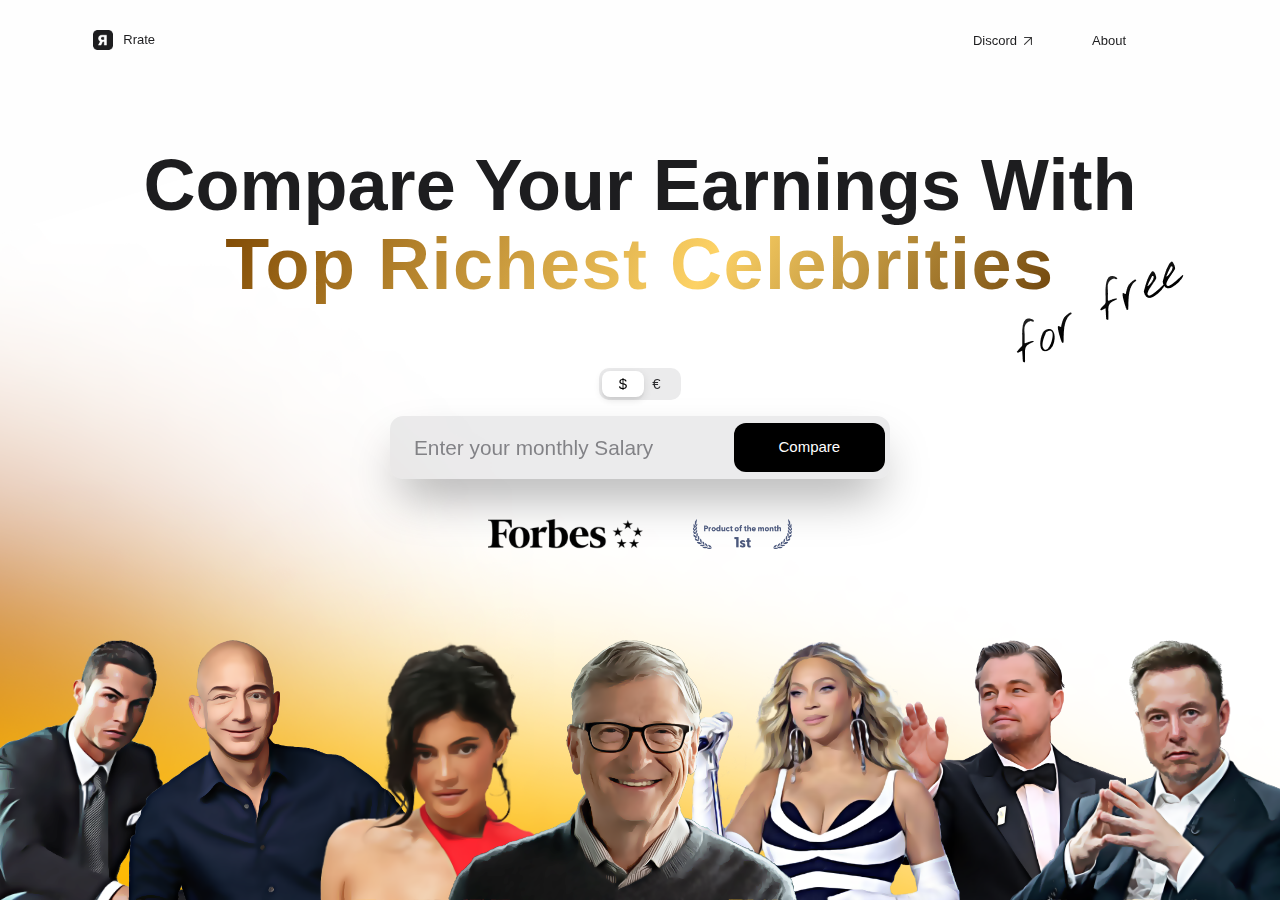
<file: index.html>
<!DOCTYPE html>
<html lang="en">
  <head>
    <meta charset="UTF-8" />
    <meta name="viewport" content="width=device-width, initial-scale=1.0" />
    <title>Rrate</title>
    <link
      rel="shortcut icon"
      href="/images/logoblack.ico"
      type="image/x-icon"
    />
    <link rel="stylesheet" href="css/reset.css" />
    <link rel="stylesheet" href="css/style.css" />

    <!-- Google tag (gtag.js) -->
    <script
      async
      src="https://www.googletagmanager.com/gtag/js?id=G-T7E23MRMSX"
    ></script>
    <script>
      window.dataLayer = window.dataLayer || [];
      function gtag() {
        dataLayer.push(arguments);
      }
      gtag("js", new Date());

      gtag("config", "G-T7E23MRMSX");
    </script>
  </head>
  <body>
    <header class="container">
      <div class="logo-container">
        <img src="images/logoblack.png" alt="logo of Rrate black" />
        <h3 class="site-title">Rrate</h3>
      </div>

      <nav class="navbar">
        <a href="#discord"
          >Discord <img src="images/arrowicon.svg" alt="icon arrow black"
        /></a>
        <a href="#about">About</a>
      </nav>
      <div class="background-nav"></div>

      <div class="menu-icon">
        <div class="menu-bar"></div>
      </div>
    </header>
	
	<!--<img class="forfree" src="images/forfree.png" alt="handwritten free label" />-->
    <div class="container main-content">
      <h1 class="maintitle semibold">
        Compare Your Earnings With<span class="semibold main-title gold">
          <br />
          Top Richest Celebrities</span
        >
      </h1>
      <label class="switch">
        <span class="currency-symbol">$</span>
        <input type="checkbox" id="currency-check-box" />
        <span class="slider round"></span>
        <span class="currency-symbol">€</span>
      </label>
      <div class="salary-input-container">
        <input
          type="text"
          id="salary"
          placeholder="Enter your monthly Salary"
          aria-label="Enter your monthly Salary"
        />
        <button id="button-compare">Compare</button>
      </div>
    </div>

    <div class="badge-wrapper container">
      <img src="images/forbes-badge.png" alt="badge of forbes" />
      <img src="images/hunt-badge.png" alt="badge of product hunt" />
    </div>

    <div class="gradient">
      <img src="images/gradient2.png" alt="gradient background" />
    </div>

    <div class="all-stars">
      <img src="images/ronaldo.png" alt="ronaldo" />
      <img src="images/bezos.png" alt="bezos" />
      <img src="images/jenner.png" alt="jenner" />
      <img src="images/gate.png" alt="bill gate" />
      <img src="images/beyonce.png" alt="beyonce" />
      <img src="images/dicap.png" alt="dicaprio" />
      <img src="images/musk.png" alt="musk" />
    </div>
  </body>
  <script src="js/landing.js"></script>
</html>
</file>
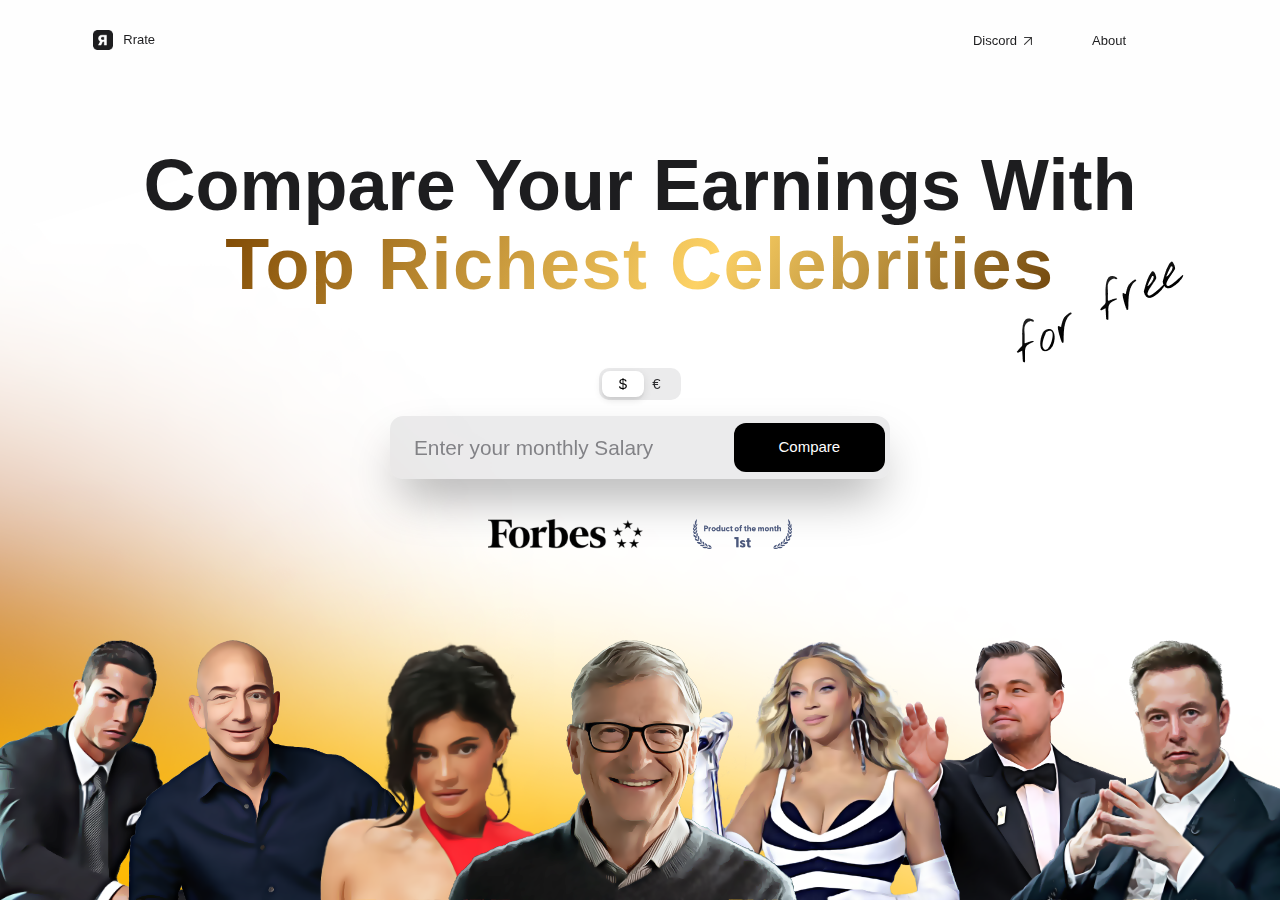
<file: landing.html>
<!DOCTYPE html>
<html lang="en">
<head>
	<meta charset="UTF-8">
	<meta name="viewport" content="width=device-width, initial-scale=1.0">
	<title>Rrate</title>
	<link rel="shortcut icon" href="/images/logoblack.ico" type="image/x-icon">
	<link rel="stylesheet" href="css/reset.css">
	<link rel="stylesheet" href="css/style.css">
</head>
<body>

	<header class="container">
		<div class="logo-container">
			<img src="images/logoblack.png" alt="logo of Rrate black">
			<h3 class="site-title">Rrate</h3>
		</div>
		
		<nav class="navbar">
			<a href="#discord">Discord <img src="images/arrowicon.svg" alt="icon arrow black"></a>
			<a href="#about">About</a>
		</nav>
		<div class="background-nav"></div>
		
		<div class="menu-icon">
			<div class="menu-bar"></div>
		</div>
	</header>


	<div class="container main-content">
		<h1 class="maintitle semibold">Compare Your Earnings With<span class="semibold main-title gold"> <br> Top Richest Celebrities</span></h1>
		<label class="switch">
			<span class="currency-symbol">$</span>
			<input type="checkbox" id="currency-check-box">
			<span class="slider round"></span>
			<span class="currency-symbol">€</span>
		</label>
		<div class="salary-input-container">
			<input type="text" id="salary" placeholder="Enter your monthly Salary" aria-label="Enter your monthly Salary">
			<button id="button-compare">Compare</button>
		</div>
	</div>

	<div class="badge-wrapper container">
		<img src="images/forbes-badge.png" alt="badge of forbes">
		<img src="images/hunt-badge.png" alt="badge of product hunt">
	</div>
	
	<div class="gradient">
		<img src="images/gradient2.png" alt="gradient background">
	</div>

	<div class="all-stars">
		<img src="images/ronaldo.png" alt="ronaldo">
		<img src="images/bezos.png" alt="bezos">
		<img src="images/jenner.png" alt="jenner">
		<img src="images/gate.png" alt="bill gate">
		<img src="images/beyonce.png" alt="beyonce">
		<img src="images/dicap.png" alt="dicaprio">
		<img src="images/musk.png" alt="musk">
	</div>

</body>
	<script src="js/landing.js"></script>
</html>
</file>
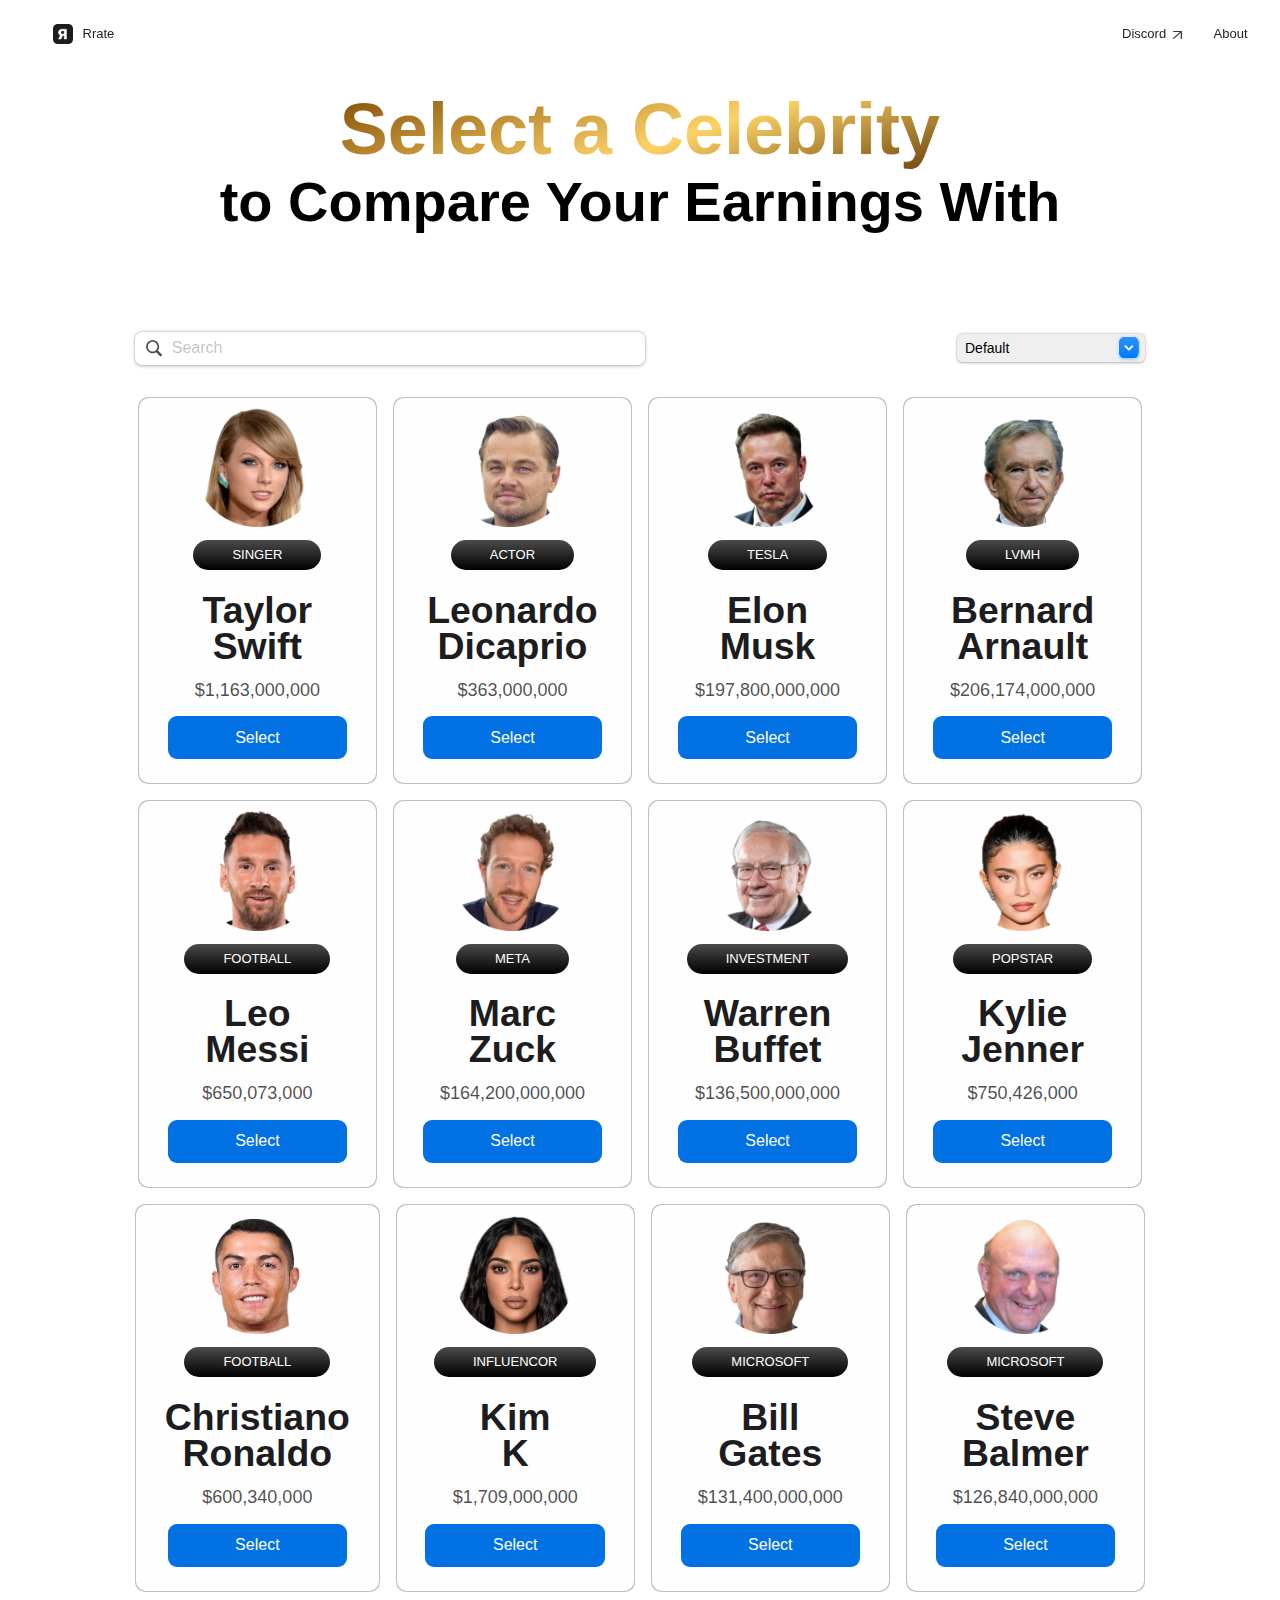
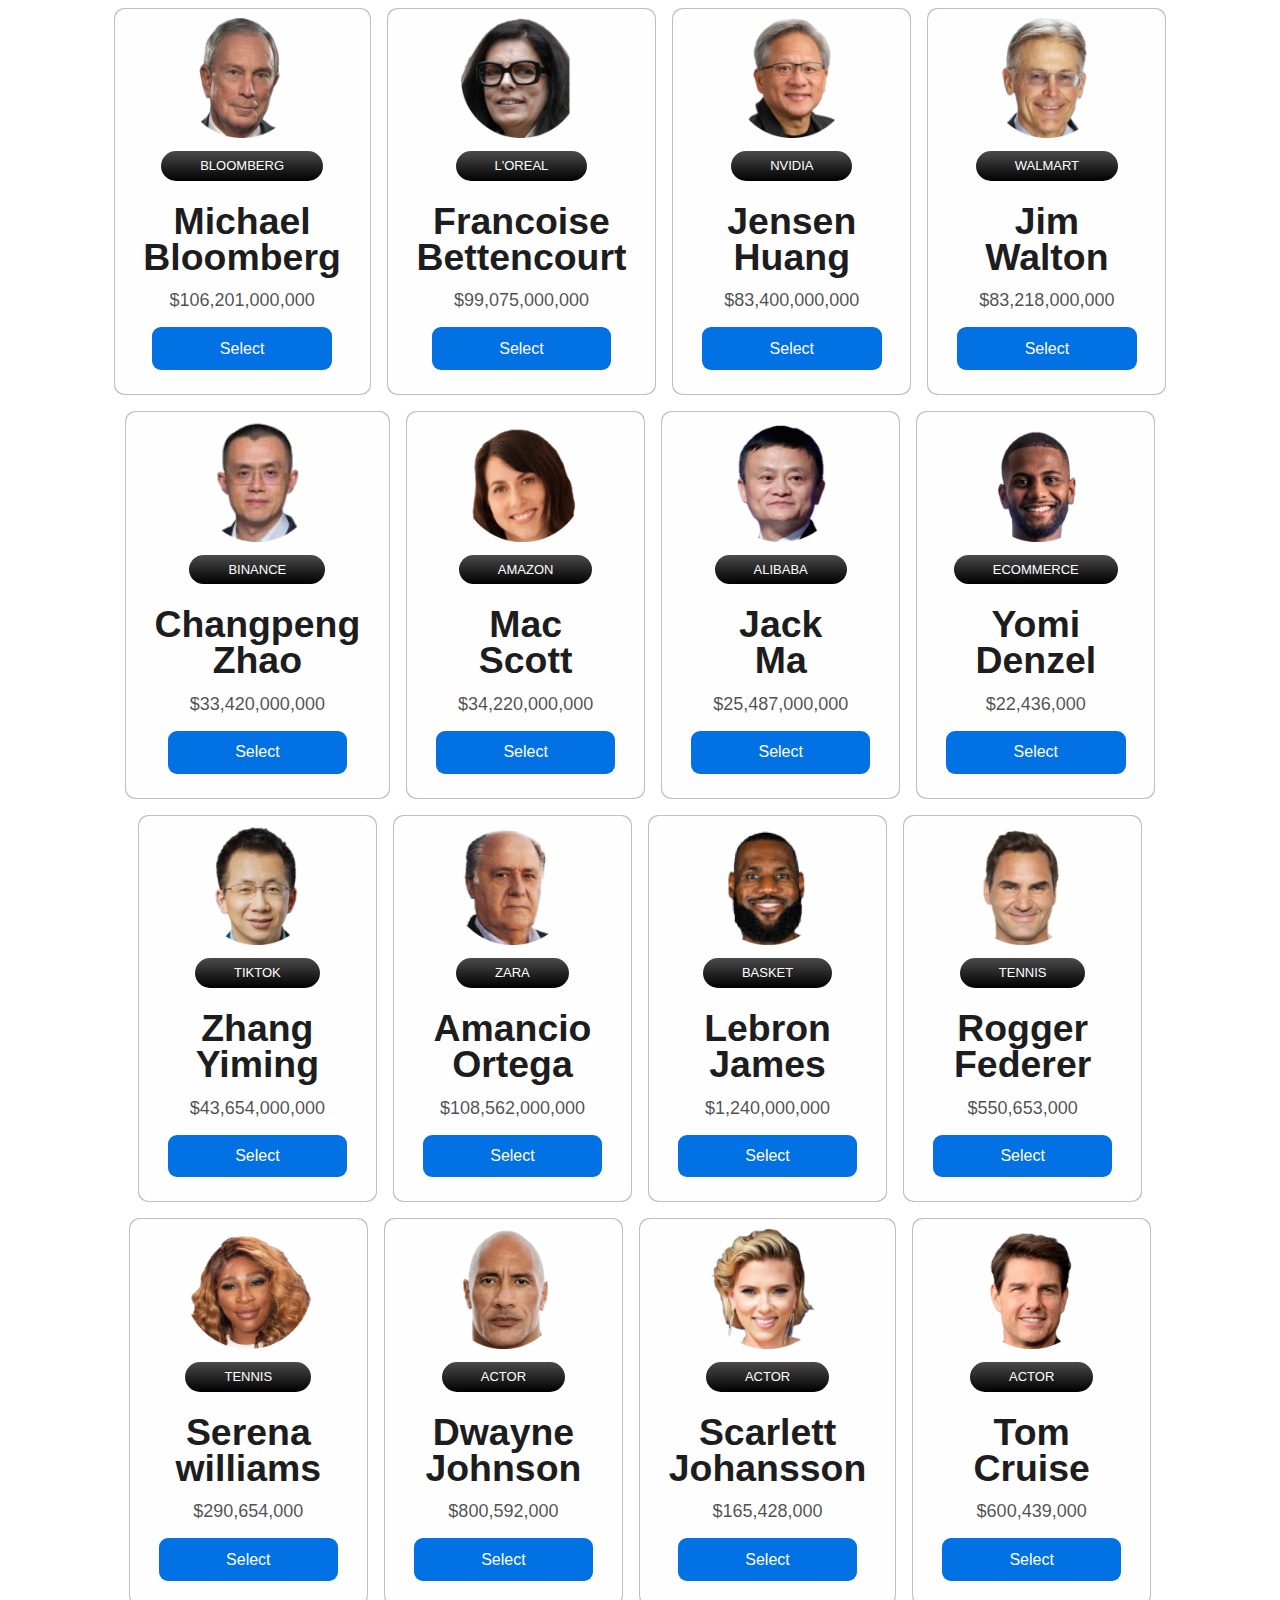
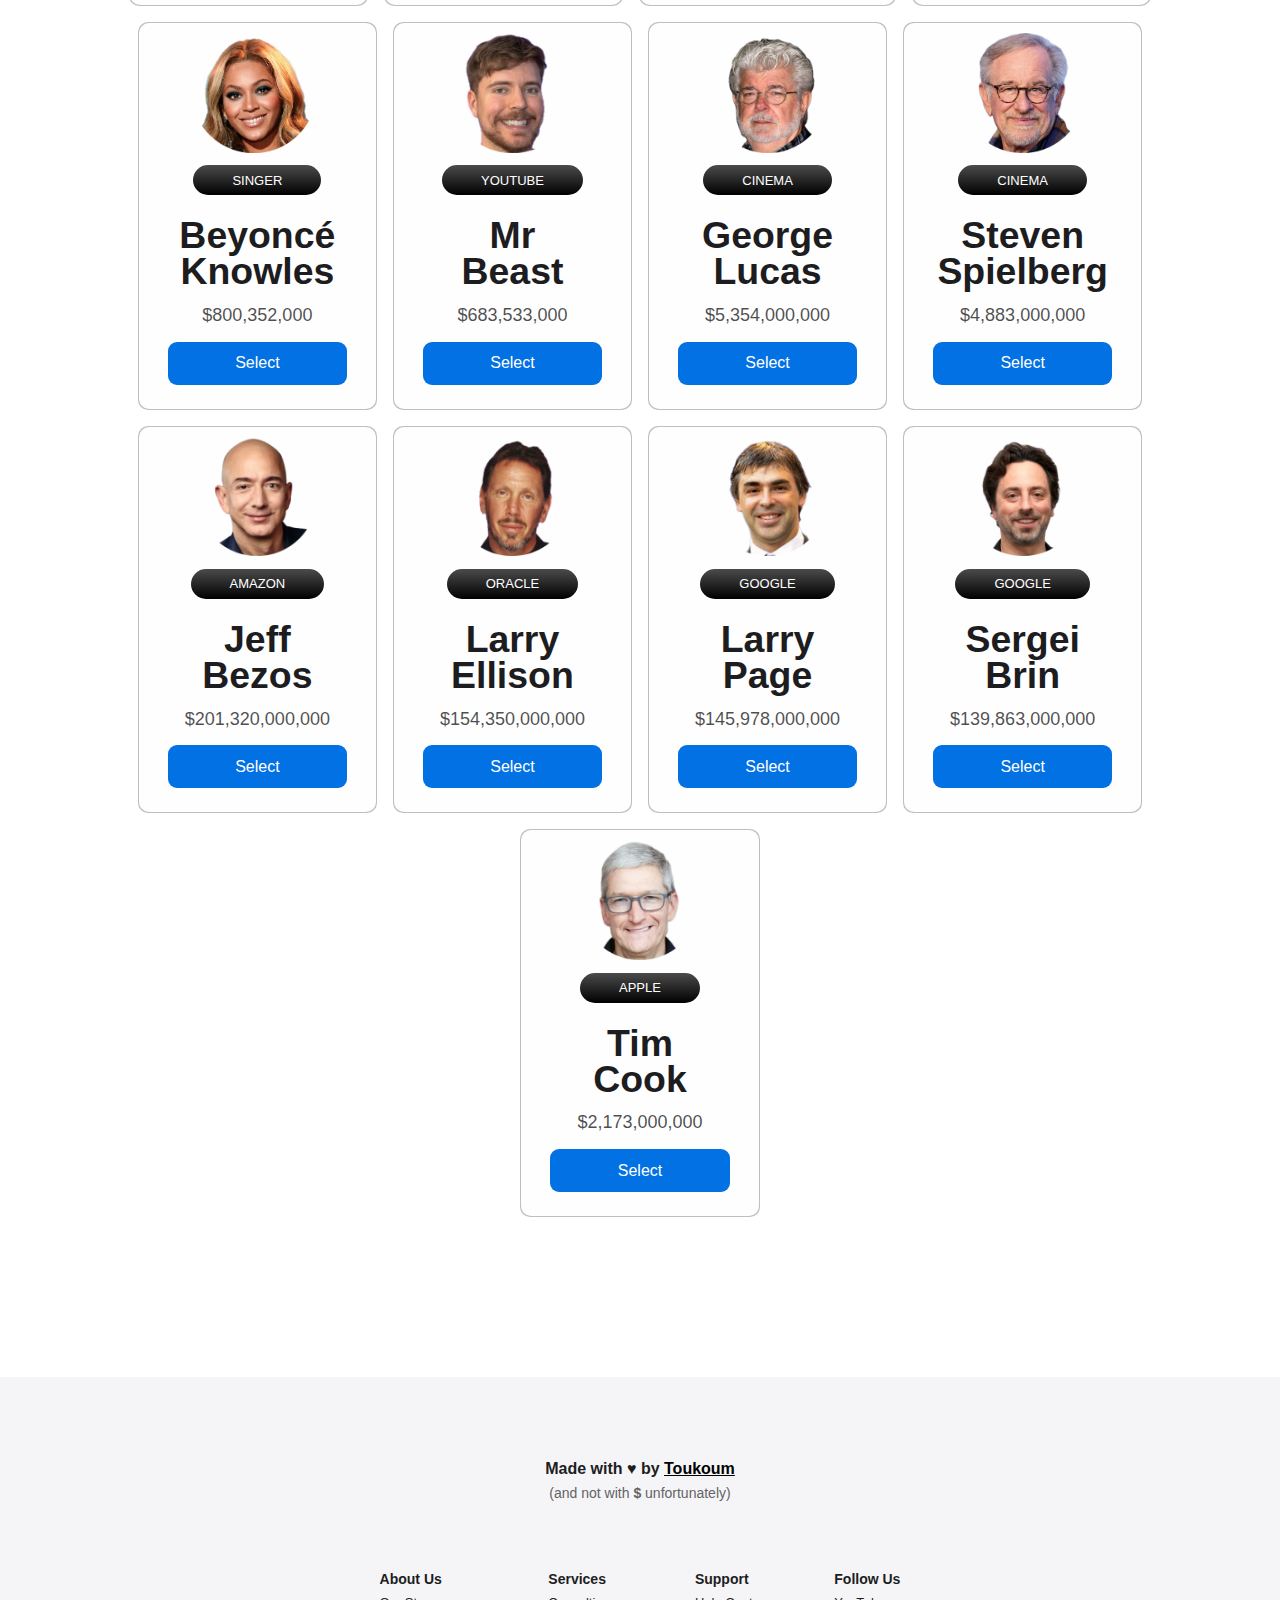
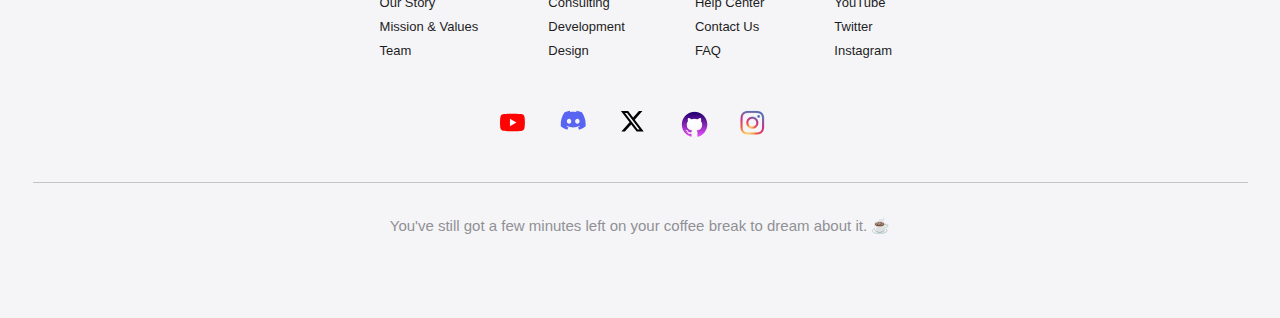
<file: pages/selection.html>
<!DOCTYPE html>
<html lang="en">
  <head>
    <meta charset="UTF-8" />
    <meta name="viewport" content="width=device-width, initial-scale=1.0" />
    <title>Rrate</title>
    <link
      rel="shortcut icon"
      href="../images/logoblack.ico"
      type="image/x-icon"
    />
    <link rel="stylesheet" href="../css/reset.css" />
    <link rel="stylesheet" href="../css/style-selection.css" />
    <link rel="stylesheet" href="../css/header.css" />
    <link rel="stylesheet" href="../css/style-footer.css" />

    <!-- Google tag (gtag.js) -->
    <script
      async
      src="https://www.googletagmanager.com/gtag/js?id=G-T7E23MRMSX"
    ></script>
    <script>
      window.dataLayer = window.dataLayer || [];
      function gtag() {
        dataLayer.push(arguments);
      }
      gtag("js", new Date());

      gtag("config", "G-T7E23MRMSX");
    </script>
  </head>
  <body>
    <header>
      <div class="container header-container">
        <a href="../index.html">
          <div class="logo-container">
            <img src="../images/logoblack.png" alt="logo of Rrate black" />
            <h3 class="site-title">Rrate</h3>
          </div>
        </a>

        <nav class="navbar">
          <a href="#discord"
            >Discord <img src="../images/arrowicon.svg" alt="icon arrow black"
          /></a>
          <a href="#about">About</a>
        </nav>

        <div class="menu-icon">
          <div class="menu-bar"></div>
        </div>
      </div>
    </header>
    <div class="background-nav"></div>

    <section class="main-title container">
      <h1 class="maintitle semibold">
        <span class="select-title gold2"> Select a Celebrity</span> <br />
        to Compare Your Earnings With
      </h1>
    </section>

    <section class="search-sort-container container2">
      <input class="normal" type="text" id="search-box" placeholder="Search" />
      <div class="select-wrapper">
        <select id="sort-select">
          <option value="normal">Default</option>
          <option value="high-to-low">Net Worth: High to Low</option>
          <option value="low-to-high">Net Worth: Low to High</option>
          <!-- Plus d'options de tri si nécessaire -->
        </select>
      </div>
    </section>

    <section class="cards container">
      <a href="result.html" class="link-result-page">
        <div class="card-wrapper">
          <article class="card">
            <div class="card-image">
              <img src="../images/profil/swift.png" alt="swift.png profil" />
            </div>
            <div class="card-content">
              <div class="category">Singer</div>
              <h3 class="name semibold">Taylor<br />Swift</h3>
              <p class="net-worth normal">$1,163,000,000</p>
              <button class="select-button">Select</button>
            </div>
          </article>
        </div>
      </a>
    
	  <a href="result.html" class="link-result-page">
        <div class="card-wrapper">
          <article class="card">
            <div class="card-image">
              <img src="../images/profil/dicap.png" alt="dicap profil" />
            </div>
            <div class="card-content">
              <div class="category">Actor</div>
              <h3 class="name semibold">Leonardo<br />Dicaprio</h3>
              <p class="net-worth normal">$363,000,000</p>
              <button class="select-button">Select</button>
            </div>
          </article>
        </div>
      </a>

      <a href="result.html" class="link-result-page">
        <div class="card-wrapper">
          <article class="card">
            <div class="card-image">
              <img src="../images/profil/musk.png" alt="musk profil" />
            </div>
            <div class="card-content">
              <div class="category">Tesla</div>
              <h3 class="name semibold">Elon<br />Musk</h3>
              <p class="net-worth normal">$197,800,000,000</p>
              <button class="select-button">Select</button>
            </div>
          </article>
        </div>
      </a>

      <a href="result.html" class="link-result-page">
        <div class="card-wrapper">
          <article class="card">
            <div class="card-image">
              <img src="../images/profil/arnault.png" alt="arnault profil" />
            </div>
            <div class="card-content">
              <div class="category">LVMH</div>
              <h3 class="name semibold">Bernard<br />Arnault</h3>
              <p class="net-worth normal">$206,174,000,000</p>
              <button class="select-button">Select</button>
            </div>
          </article>
        </div>
      </a>

      <a href="result.html" class="link-result-page">
        <div class="card-wrapper">
          <article class="card">
            <div class="card-image">
              <img src="../images/profil/messi.png" alt="messi.png profil" />
            </div>
            <div class="card-content">
              <div class="category">Football</div>
              <h3 class="name semibold">Leo<br />Messi</h3>
              <p class="net-worth normal">$650,073,000</p>
              <button class="select-button">Select</button>
            </div>
          </article>
        </div>
      </a>

      <a href="result.html" class="link-result-page">
        <div class="card-wrapper">
          <article class="card">
            <div class="card-image">
              <img src="../images/profil/zuck.png" alt="zuck.png profil" />
            </div>
            <div class="card-content">
              <div class="category">META</div>
              <h3 class="name semibold">Marc<br />Zuck</h3>
              <p class="net-worth normal">$164,200,000,000</p>
              <button class="select-button">Select</button>
            </div>
          </article>
        </div>
      </a>

      <a href="result.html" class="link-result-page">
        <div class="card-wrapper">
          <article class="card">
            <div class="card-image">
              <img src="../images/profil/buffet.png" alt="buffet profil" />
            </div>
            <div class="card-content">
              <div class="category">Investment</div>
              <h3 class="name semibold">Warren<br />Buffet</h3>
              <p class="net-worth normal">$136,500,000,000</p>
              <button class="select-button">Select</button>
            </div>
          </article>
        </div>
      </a>

      <a href="result.html" class="link-result-page">
        <div class="card-wrapper">
          <article class="card">
            <div class="card-image">
              <img src="../images/profil/jenner.png" alt="jenner.png profil" />
            </div>
            <div class="card-content">
              <div class="category">PopStar</div>
              <h3 class="name semibold">Kylie<br />Jenner</h3>
              <p class="net-worth normal">$750,426,000</p>
              <button class="select-button">Select</button>
            </div>
          </article>
        </div>
      </a>

      <a href="result.html" class="link-result-page">
        <div class="card-wrapper">
          <article class="card">
            <div class="card-image">
              <img
                src="../images/profil/ronaldo.png"
                alt="ronaldo.png profil"
              />
            </div>
            <div class="card-content">
              <div class="category">Football</div>
              <h3 class="name semibold">Christiano<br />Ronaldo</h3>
              <p class="net-worth normal">$600,340,000</p>
              <button class="select-button">Select</button>
            </div>
          </article>
        </div>
      </a>

      <a href="result.html" class="link-result-page">
        <div class="card-wrapper">
          <article class="card">
            <div class="card-image">
              <img src="../images/profil/kimk.png" alt="kimk.png profil" />
            </div>
            <div class="card-content">
              <div class="category">Influencor</div>
              <h3 class="name semibold">Kim<br />K</h3>
              <p class="net-worth normal">$1,709,000,000</p>
              <button class="select-button">Select</button>
            </div>
          </article>
        </div>
      </a>

      <a href="result.html" class="link-result-page">
        <div class="card-wrapper">
          <article class="card">
            <div class="card-image">
              <img src="../images/profil/gate.png" alt="gate.png profil" />
            </div>
            <div class="card-content">
              <div class="category">Microsoft</div>
              <h3 class="name semibold">Bill<br />Gates</h3>
              <p class="net-worth normal">$131,400,000,000</p>
              <button class="select-button">Select</button>
            </div>
          </article>
        </div>
      </a>

      <a href="result.html" class="link-result-page">
        <div class="card-wrapper">
          <article class="card">
            <div class="card-image">
              <img
                src="../images/profil/ballmer.png"
                alt="ballmer.png profil"
              />
            </div>
            <div class="card-content">
              <div class="category">Microsoft</div>
              <h3 class="name semibold">Steve<br />Balmer</h3>
              <p class="net-worth normal">$126,840,000,000</p>
              <button class="select-button">Select</button>
            </div>
          </article>
        </div>
      </a>

      <a href="result.html" class="link-result-page">
        <div class="card-wrapper">
          <article class="card">
            <div class="card-image">
              <img
                src="../images/profil/bloomberg.png"
                alt="bloomberg.png profil"
              />
            </div>
            <div class="card-content">
              <div class="category">bloomberg</div>
              <h3 class="name semibold">Michael<br />Bloomberg</h3>
              <p class="net-worth normal">$106,201,000,000</p>
              <button class="select-button">Select</button>
            </div>
          </article>
        </div>
      </a>

      <a href="result.html" class="link-result-page">
        <div class="card-wrapper">
          <article class="card">
            <div class="card-image">
              <img
                src="../images/profil/bettencourt.png"
                alt="bettencourt profil"
              />
            </div>
            <div class="card-content">
              <div class="category">l'OREAL</div>
              <h3 class="name semibold">Francoise<br />Bettencourt</h3>
              <p class="net-worth normal">$99,075,000,000</p>
              <button class="select-button">Select</button>
            </div>
          </article>
        </div>
      </a>

      <a href="result.html" class="link-result-page">
        <div class="card-wrapper">
          <article class="card">
            <div class="card-image">
              <img src="../images/profil/jensen.png" alt="jensen.png profil" />
            </div>
            <div class="card-content">
              <div class="category">NVIDIA</div>
              <h3 class="name semibold">Jensen<br />Huang</h3>
              <p class="net-worth normal">$83,400,000,000</p>
              <button class="select-button">Select</button>
            </div>
          </article>
        </div>
      </a>

      <a href="result.html" class="link-result-page">
        <div class="card-wrapper">
          <article class="card">
            <div class="card-image">
              <img
                src="../images/profil/walmart.png"
                alt="walmart.png profil"
              />
            </div>
            <div class="card-content">
              <div class="category">walmart</div>
              <h3 class="name semibold">Jim<br />Walton</h3>
              <p class="net-worth normal">$83,218,000,000</p>
              <button class="select-button">Select</button>
            </div>
          </article>
        </div>
      </a>

      <a href="result.html" class="link-result-page">
        <div class="card-wrapper">
          <article class="card">
            <div class="card-image">
              <img src="../images/profil/cz.png" alt="cz.png profil" />
            </div>
            <div class="card-content">
              <div class="category">Binance</div>
              <h3 class="name semibold">Changpeng<br />Zhao</h3>
              <p class="net-worth normal">$33,420,000,000</p>
              <button class="select-button">Select</button>
            </div>
          </article>
        </div>
      </a>

      <a href="result.html" class="link-result-page">
        <div class="card-wrapper">
          <article class="card">
            <div class="card-image">
              <img src="../images/profil/scott.png" alt="scott.png profil" />
            </div>
            <div class="card-content">
              <div class="category">AMAZON</div>
              <h3 class="name semibold">Mac<br />Scott</h3>
              <p class="net-worth normal">$34,220,000,000</p>
              <button class="select-button">Select</button>
            </div>
          </article>
        </div>
      </a>

      <a href="result.html" class="link-result-page">
        <div class="card-wrapper">
          <article class="card">
            <div class="card-image">
              <img src="../images/profil/ma.png" alt="ma.png profil" />
            </div>
            <div class="card-content">
              <div class="category">Alibaba</div>
              <h3 class="name semibold">Jack<br />Ma</h3>
              <p class="net-worth normal">$25,487,000,000</p>
              <button class="select-button">Select</button>
            </div>
          </article>
        </div>
      </a>

      <a href="result.html" class="link-result-page">
        <div class="card-wrapper">
          <article class="card">
            <div class="card-image">
              <img src="../images/profil/denzel.png" alt="denzel.png profil" />
            </div>
            <div class="card-content">
              <div class="category">ECommerce</div>
              <h3 class="name semibold">Yomi<br />Denzel</h3>
              <p class="net-worth normal">$22,436,000</p>
              <button class="select-button">Select</button>
            </div>
          </article>
        </div>
      </a>

      <a href="result.html" class="link-result-page">
        <div class="card-wrapper">
          <article class="card">
            <div class="card-image">
              <img src="../images/profil/zhang.png" alt="zhang.png profil" />
            </div>
            <div class="card-content">
              <div class="category">Tiktok</div>
              <h3 class="name semibold">Zhang<br />Yiming</h3>
              <p class="net-worth normal">$43,654,000,000</p>
              <button class="select-button">Select</button>
            </div>
          </article>
        </div>
      </a>

      <a href="result.html" class="link-result-page">
        <div class="card-wrapper">
          <article class="card">
            <div class="card-image">
              <img src="../images/profil/ortega.png" alt="ortega.png profil" />
            </div>
            <div class="card-content">
              <div class="category">Zara</div>
              <h3 class="name semibold">Amancio<br />Ortega</h3>
              <p class="net-worth normal">$108,562,000,000</p>
              <button class="select-button">Select</button>
            </div>
          </article>
        </div>
      </a>

      <a href="result.html" class="link-result-page">
        <div class="card-wrapper">
          <article class="card">
            <div class="card-image">
              <img src="../images/profil/james.png" alt="james.png profil" />
            </div>
            <div class="card-content">
              <div class="category">Basket</div>
              <h3 class="name semibold">Lebron<br />James</h3>
              <p class="net-worth normal">$1,240,000,000</p>
              <button class="select-button">Select</button>
            </div>
          </article>
        </div>
      </a>

      <a href="result.html" class="link-result-page">
        <div class="card-wrapper">
          <article class="card">
            <div class="card-image">
              <img src="../images/profil/roger.png" alt="roger.png profil" />
            </div>
            <div class="card-content">
              <div class="category">Tennis</div>
              <h3 class="name semibold">Rogger<br />Federer</h3>
              <p class="net-worth normal">$550,653,000</p>
              <button class="select-button">Select</button>
            </div>
          </article>
        </div>
      </a>

      <a href="result.html" class="link-result-page">
        <div class="card-wrapper">
          <article class="card">
            <div class="card-image">
              <img
                src="../images/profil/williams.png"
                alt="williams.png profil"
              />
            </div>
            <div class="card-content">
              <div class="category">Tennis</div>
              <h3 class="name semibold">Serena<br />williams</h3>
              <p class="net-worth normal">$290,654,000</p>
              <button class="select-button">Select</button>
            </div>
          </article>
        </div>
      </a>

      <a href="result.html" class="link-result-page">
        <div class="card-wrapper">
          <article class="card">
            <div class="card-image">
              <img src="../images/profil/rock.png" alt="rock.png profil" />
            </div>
            <div class="card-content">
              <div class="category">Actor</div>
              <h3 class="name semibold">Dwayne<br />Johnson</h3>
              <p class="net-worth normal">$800,592,000</p>
              <button class="select-button">Select</button>
            </div>
          </article>
        </div>
      </a>

      <a href="result.html" class="link-result-page">
        <div class="card-wrapper">
          <article class="card">
            <div class="card-image">
              <img
                src="../images/profil/scarlett.png"
                alt="scarlett.png profil"
              />
            </div>
            <div class="card-content">
              <div class="category">Actor</div>
              <h3 class="name semibold">Scarlett<br />Johansson</h3>
              <p class="net-worth normal">$165,428,000</p>
              <button class="select-button">Select</button>
            </div>
          </article>
        </div>
      </a>

      <a href="result.html" class="link-result-page">
        <div class="card-wrapper">
          <article class="card">
            <div class="card-image">
              <img src="../images/profil/cruise.png" alt="cruise.png profil" />
            </div>
            <div class="card-content">
              <div class="category">Actor</div>
              <h3 class="name semibold">Tom<br />Cruise</h3>
              <p class="net-worth normal">$600,439,000</p>
              <button class="select-button">Select</button>
            </div>
          </article>
        </div>
      </a>

      <a href="result.html" class="link-result-page">
        <div class="card-wrapper">
          <article class="card">
            <div class="card-image">
              <img
                src="../images/profil/beyonce.png"
                alt="beyonce.png profil"
              />
            </div>
            <div class="card-content">
              <div class="category">Singer</div>
              <h3 class="name semibold">Beyoncé<br />Knowles</h3>
              <p class="net-worth normal">$800,352,000</p>
              <button class="select-button">Select</button>
            </div>
          </article>
        </div>
      </a>

      <a href="result.html" class="link-result-page">
        <div class="card-wrapper">
          <article class="card">
            <div class="card-image">
              <img src="../images/profil/beast.png" alt="beast.png profil" />
            </div>
            <div class="card-content">
              <div class="category">Youtube</div>
              <h3 class="name semibold">Mr<br />Beast</h3>
              <p class="net-worth normal">$683,533,000</p>
              <button class="select-button">Select</button>
            </div>
          </article>
        </div>
      </a>

      <a href="result.html" class="link-result-page">
        <div class="card-wrapper">
          <article class="card">
            <div class="card-image">
              <img src="../images/profil/lucas.png" alt="lucas.png profil" />
            </div>
            <div class="card-content">
              <div class="category">Cinema</div>
              <h3 class="name semibold">George<br />Lucas</h3>
              <p class="net-worth normal">$5,354,000,000</p>
              <button class="select-button">Select</button>
            </div>
          </article>
        </div>
      </a>

      <a href="result.html" class="link-result-page">
        <div class="card-wrapper">
          <article class="card">
            <div class="card-image">
              <img src="../images/profil/steven.png" alt="steven.png profil" />
            </div>
            <div class="card-content">
              <div class="category">Cinema</div>
              <h3 class="name semibold">Steven<br />Spielberg</h3>
              <p class="net-worth normal">$4,883,000,000</p>
              <button class="select-button">Select</button>
            </div>
          </article>
        </div>
      </a>

      <a href="result.html" class="link-result-page">
        <div class="card-wrapper">
          <article class="card">
            <div class="card-image">
              <img src="../images/profil/bezos.png" alt="bezos profil" />
            </div>
            <div class="card-content">
              <div class="category">AMAZON</div>
              <h3 class="name semibold">Jeff<br />Bezos</h3>
              <p class="net-worth normal">$201,320,000,000</p>
              <button class="select-button">Select</button>
            </div>
          </article>
        </div>
      </a>

      <a href="result.html" class="link-result-page">
        <div class="card-wrapper">
          <article class="card">
            <div class="card-image">
              <img
                src="../images/profil/ellison.png"
                alt="ellison.png profil"
              />
            </div>
            <div class="card-content">
              <div class="category">Oracle</div>
              <h3 class="name semibold">Larry<br />Ellison</h3>
              <p class="net-worth normal">$154,350,000,000</p>
              <button class="select-button">Select</button>
            </div>
          </article>
        </div>
      </a>
      <a href="result.html" class="link-result-page">
        <div class="card-wrapper">
          <article class="card">
            <div class="card-image">
              <img src="../images/profil/page.png" alt="page.png profil" />
            </div>
            <div class="card-content">
              <div class="category">Google</div>
              <h3 class="name semibold">Larry<br />Page</h3>
              <p class="net-worth normal">$145,978,000,000</p>
              <button class="select-button">Select</button>
            </div>
          </article>
        </div>
      </a>
      <a href="result.html" class="link-result-page">
        <div class="card-wrapper">
          <article class="card">
            <div class="card-image">
              <img src="../images/profil/brin.png" alt="brin.png profil" />
            </div>
            <div class="card-content">
              <div class="category">Google</div>
              <h3 class="name semibold">Sergei<br />Brin</h3>
              <p class="net-worth normal">$139,863,000,000</p>
              <button class="select-button">Select</button>
            </div>
          </article>
        </div>
      </a>

      <a href="result.html" class="link-result-page">
        <div class="card-wrapper">
          <article class="card">
            <div class="card-image">
              <img src="../images/profil/cook.png" alt="cook.png profil" />
            </div>
            <div class="card-content">
              <div class="category">Apple</div>
              <h3 class="name semibold">Tim<br />Cook</h3>
              <p class="net-worth normal">$2,173,000,000</p>
              <button class="select-button">Select</button>
            </div>
          </article>
        </div>
      </a>
    </section>

    <footer class="semibold">
      <div class="footer-wrapper container">
        <div class="made-by-tk">
          Made with ♥ by <span
            ><a href="https://www.instagram.com/raphael.giraud/"
              >Toukoum</a
            ></span
          >
          <br />
          <span class="normal grey-text explain-made"
            >(and not with <b class="semibold">$</b> unfortunately)</span
          >
        </div>

        <div class="footer-content">
          <div>
            <h3>About Us</h3>
            <ul>
              <li><a href="#" class="normal">Our Story</a></li>
              <li><a href="#" class="normal">Mission & Values</a></li>
              <li><a href="#" class="normal">Team</a></li>
            </ul>
          </div>
          <div>
            <h3>Services</h3>
            <ul>
              <li><a href="#" class="normal">Consulting</a></li>
              <li><a href="#" class="normal">Development</a></li>
              <li><a href="#" class="normal">Design</a></li>
            </ul>
          </div>
          <div>
            <h3>Support</h3>
            <ul>
              <li><a href="#" class="normal">Help Center</a></li>
              <li><a href="#" class="normal">Contact Us</a></li>
              <li><a href="#" class="normal">FAQ</a></li>
            </ul>
          </div>
          <div>
            <h3>Follow Us</h3>
            <ul>
              <li><a href="#" class="normal">YouTube</a></li>
              <li><a href="#" class="normal">Twitter</a></li>
              <li><a href="#" class="normal">Instagram</a></li>
            </ul>
          </div>
        </div>

        <div class="footer-links">
          <a href="#"><img src="../images/ytb-icon.svg" alt="YouTube" /></a>
          <a href="#"><img src="../images/discord-icon.svg" alt="Discord" /></a>
          <a href="#"><img src="../images/twitter-icon.svg" alt="X" /></a>
          <a href="#"><img src="../images/github-icon.png" alt="GitHub" /></a>
          <a href="#"><img src="../images/insta-icon.png" alt="Instagram" /></a>
        </div>

        <div class="sep-footer-wrapper">
          <div class="sep-footer"></div>
        </div>

        <div class="goodbye-text">
          <p>
            You've still got a few minutes left on your coffee break to dream
            about it. ☕️
          </p>
        </div>
      </div>
    </footer>
  </body>
  <script src="../js/selection.js" defer></script>
  <script src="../js/header.js" defer></script>
</html>
</file>
<file: css/style.css>
html, body{
	overflow-x: hidden;
	font-family: -apple-system, BlinkMacSystemFont, "Segoe UI", Roboto, "Helvetica Neue", Arial, sans-serif;
	width: 100%;
}

body{
	height: 100vh;
	background-color: var(--almost-white);
}

.container {
	--max-width: 1215px;
	--padding: 1rem;
  
	width: min(var(--max-width), 100% - (var(--padding) * 1.2));
	margin-inline: auto;
  }

/* <================ HEADER =================>*/

.background-nav{
	display:none;
}

header{
	width: 100%;
	height: 50px;
	display: flex;
	justify-content: space-between;
	align-items: end;
	font-size: var(--fs-300);
	color: var(--almost-black);
}

.logo-container img {
	height: 100%;
	max-height: 20px;
	margin-right: 10px;
}

.logo-container{
	align-items: center;
	justify-content: space-between;
	display: flex;
	margin-left: 5%;
}

nav{
	margin-right: 10%;
	display: flex;
	align-items: center;
	justify-content: center;
}

nav a img{
	padding-top: 2px;
	margin-left: 7px;
	height: 10px;
	width: auto;
}

nav a{
	display: flex;
	align-items: center;
	justify-content: center;
	text-decoration: none;
	margin-left: 60px;
	color: var(--almost-black);
}

nav a:hover{
	color: black;
}

header .site-title{
	font-size: var(--fs-300);
}


/*hamburger nav bar*/

.menu-icon {
	cursor: pointer;
	width: 17px; /* Largeur de l'icône */
	height: 20px; /* Hauteur de l'icône */
	position: relative;
	display: none;
}

.menu-bar {
	width: 100%;
	height: 3px;
	position: relative;
	background-color: transparent;
	transition: transform 1s cubic-bezier(0.18, 0.89, 0.32, 1.28);
	border-radius: 1px;
	top: 50%;
	transform: translateY(-50%);
  }

  .menu-bar::before,
  .menu-bar::after {
	border-radius: 0.5px;
	content: '';
	position: absolute;
	width: 100%;
	height: 1.5px;
	background-color: black;
	transition: all 0.3s ease;
  }
  
  .menu-bar::before {
	transform: translateY(-4px);
  }
  
  .menu-bar::after {
	transform: translateY(4px);
  }
  
  .menu-icon.active .menu-bar {
	background-color: transparent; /* Cache la barre du milieu */
  }
  
  .menu-icon.active .menu-bar::before {
	transform: translateY(0) rotate(45deg);
  }
  
  .menu-icon.active .menu-bar::after {
	transform: translateY(0) rotate(-45deg);
  }
  
  

/* <================ Landing page =================>*/

.main-title{
	/*color: var(--blue-apple-text);*/
	letter-spacing: 1.5px;
}

.main-content{
	margin-top: var(--size-1000);
	display: flex;
	justify-content: center;
	align-items: center;
	flex-direction: column;
	z-index: 10;
}

.maintitle{
	color: var(--almost-black);
	font-size: var(--fs-1000);
	line-height: calc(var(--fs-1000) * 1.1);
	text-align: center;
	position: relative;
}


.maintitle::after{
	content: url('../images/forfree.png');
	position:absolute; /*or absolute*/
	right:-50px;
	top:100px;
}

@media (max-width: 1040px) {	
	.maintitle::after{
		right: 0;
		top: 120px;
	}

}

@media (max-width: 930px) {	
	.maintitle::after{
		display: none;
	}

}


.salary-input-container{
	background: var(--light-grey-transparent);
	box-shadow: 0px 25px 50px -12px rgba(0, 0, 0, 0.4);
	display: flex;
	justify-content: space-between;
	margin-top: var(--size-400);
	cursor: pointer;
	padding: 0.4rem 0.3rem 0.4rem 1.5rem;
	font-size: var(--fs-500);
	border-radius: var(--fs-300); /* Ajustez en fonction de votre maquette */
	width: min(500px, 80%);
	/*max-width: 730px;*/
}

.salary-input-container input {
	all:unset;
	width: 100%;
	color: var(--almost-black);
	font-size: var(--fs-625);
	font-weight: 500;
	overflow-x: visible;
}

.salary-input-container.focused {
    outline: 2px solid #007AFF80;
}

.salary-input-container.wrong-input {
    outline: 2px solid #ff000080;
}

.salary-input-container input::placeholder {
	color: rgba(60, 60, 67, 0.60);
}


.salary-input-container button {
	padding: 0.9em 3em;
	color: #fff; /* Ajustez en fonction de votre maquette */
	border: none;
	border-radius: var(--fs-200); /* Ajustez en fonction de votre maquette */
	background-color: black;
	cursor: pointer;
	transition: all .2s;
}

.salary-input-container button:hover {
	background-color: var(--almost-black); /* Ajustez en fonction de votre maquette */
}


/*===================================*/
/*currency toggle switch*/
/*===================================*/

.switch {
	margin-top: var(--size-800);
	position: relative;
	display: flex;
    align-items: center; /* Alignement vertical des éléments du switch */
	width: 82px;
	height: 32px;
	font-size: var(--fs-500);
}

.switch input {
opacity: 0;
width: 0;
height: 0;
}

.slider {
position: absolute;
cursor: pointer;
top: 0;
left: 0;
right: 0;
bottom: 0;
background-color: var(--light-grey-transparent);
-webkit-transition: .4s;
transition: .4s;
}

.currency-symbol {
    margin: 0 var(--fs-500); /* Ajustez l'espacement autour des symboles de monnaie */
	color: var(--almost-black);
}

.slider:before{
box-shadow: 0px 3px 8px 0px rgba(0, 0, 0, 0.12), 0px 3px 1px 0px rgba(0, 0, 0, 0.04);
content: "$";
display: flex;
align-items: center;
justify-content: center;
position: absolute;
height: 26px;
width: 42px;
left: 3px;
bottom: 3px;
background-color: white;
-webkit-transition: .4s;
transition: .4s;
}

input:checked + .slider:before {
content: "€";
-webkit-transform: translateX(33px);
-ms-transform: translateX(33px);
transform: translateX(33px);
}

.slider.round {
border-radius: 10px;
}

.slider.round:before {
border-radius: 8px;
}



 /*<========== GRADIENT ================>*/

.gradient{
	z-index: -2;
	position: fixed;
	bottom: 0;
	left: 0;
}

.gradient img{
	width: 100vw;
}

/*===================================*/
/*badge section*/
/*===================================*/

.badge-wrapper{
	display: flex;
	justify-content: center;
	gap: 50px;
	margin-top: 2.5rem;
	flex-wrap: wrap;
}

.badge-wrapper img{
	height: 30px;
}


@media (max-width: 50em) {
	.badge-wrapper{
		display: none;
	}
}



/*===================================*/
/*images celibrities*/
/*===================================*/

.all-stars {
	--height-div: 200px; /* Variable pour faciliter les ajustements */
	position: fixed; /* Fixe la div au viewport */
	bottom: 0; /* Colle la div au bas de la fenêtre */
	left: 50%; /* Alignement à gauche pour commencer depuis le bord gauche */
	height: var(--height-div); /* Hauteur fixée par la variable */
	z-index: -1; /* Assure que la div reste au-dessus des autres contenus */
	width: min(1500px, 100vw);
	transform: translateX(-50%);
}

.all-stars img {
	position: absolute;
	bottom: 0; /* Aligner les images en bas */
	height: 130%; /* Hauteur fixe pour les images, ajustez selon vos besoins */
	width: auto; /* Maintient l'aspect ratio des images */
  }
  
.all-stars img:nth-of-type(1) {
	left: -5%;
	height: 180%;
	bottom: -100px;
}
.all-stars img:nth-of-type(2) {
	left: 10%; 
}

.all-stars img:nth-of-type(3) {
	left: 25%; 
}

.all-stars img:nth-of-type(4) {
	left: 50%;
	transform: translateX(-55%);
}

.all-stars img:nth-of-type(5) {
	right: 25%;
	height: 170%;
	bottom: -80px;
	z-index: -1;
}

.all-stars img:nth-of-type(6) {
	right: 12%;
	height: 170%;
	bottom: -80px;
	z-index: -2;
}

.all-stars img:nth-of-type(7) {
	right: -3%;
}



/*===================================*/
/*responsive*/
/*===================================*/

@media (max-width: 70em) {	
	.all-stars img:nth-of-type(2) {
		left: 17%;
	}

	.all-stars img:nth-of-type(6) {
		right: 17%;
	}

	.all-stars img:nth-of-type(5) {
		display: none;
	}
	.all-stars img:nth-of-type(3) {
		display: none;
	}
}

@media (max-width: 39em){

	.all-stars img:nth-of-type(2) {
		height: 80%;
	}

	.all-stars img:nth-of-type(6) {
		/*display: none;*/
		height: 120%;
	}

	.all-stars img:nth-of-type(7) {
		z-index: -1;
		right: -10%;
		height: 90%;
	}

	.all-stars img:nth-of-type(1) {
		left: -20%;
		bottom: -110px;
		height: 150%;
	}

	.all-stars img:nth-of-type(4) {
		height: 80%;
	}

}

@media (max-width: 30em) {
	.all-stars img:nth-of-type(2) {
		display: none;
	}

	.all-stars img:nth-of-type(6) {
		display: none;

	}
}

@media (max-width: 50em) {	

	.main-title{
		background-size: 50%;
	}
	.menu-icon {
		display: block;
		margin-right: 7%;
		z-index: 11;
	}

	.background-nav{
		background: rgba(0, 0, 0, 0.02);
		backdrop-filter: blur(5px);
		z-index: 2;
		position: absolute;
		inset:0;
		opacity: 0;
		transition: all .3s ease-out;
	}
	
	.background-nav.active{
		display: block;
		opacity: 1;
	}

	.navbar {
		display: flex;
		width: 100vw;
		height: 200px;
		left:0px;
		z-index: 10;
		font-weight: 600;
		font-size: var(--fs-800);
		justify-content: end;
		align-items: start;
		flex-direction: column;
		position: fixed;
		opacity: 0;
  		transition: transform .3s ease-out, opacity .5s ease-out;
  		will-change: transform, opacity;
		padding-bottom: 2em;
	}

	/* Stylise le menu lorsqu'il est ouvert */
	.navbar.active {
		transform: translateY(150px);
		opacity: 1;
		background-color: var(--almost-white);
		z-index: 10;
	}

	.navbar.active a{
		margin-bottom: var(--size-400);
	}

	.navbar.active a img{
		display: none;
	}

	.navbar.active a:hover{
		color: black;
	}

	.gradient img{
		display: none;	
	}

	.main-content{
		margin-top: var(--size-1000);
	}

	.gradient{
		height: 40vh;
		width: 100%;
		background: linear-gradient(180deg, #FFF 0%, #FFBB00 100%);
	}

	.salary-input-container{
		padding-top: var(--size-400);
		height: var(--size-800);
		flex-direction: column;
		margin-top: var(--size-700);
	}
	.salary-input-container button{
		align-self: center;
		transform: translateY(var(--size-800));
		width: auto;

	}
}

@media (max-height: 800px) {
	.all-stars{
		display: none;
	}
}
</file>
<file: css/style-selection.css>
.container {
	--max-width: 1215px;
	--padding: 1rem;
  
	width: min(var(--max-width), 100% - (var(--padding) * 1.2));
	margin-inline: auto;

}

.container2 {
	--max-width: 1010px;
	--padding: 1rem;
  
	width: min(var(--max-width), 100% - (var(--padding) * 1.2));
	margin-inline: auto;

}

body{
	height: 3000px;
	font-family: -apple-system, BlinkMacSystemFont, "Segoe UI", Roboto, "Helvetica Neue", Arial, sans-serif;
}



/*=====================================*/
/*main title*/
/*=====================================*/


.main-title{
	display: flex;
	/*background-color: greenyellow;*/
	text-align: center;
	justify-content: center;
	line-height: 4.175rem;
	align-items: center;
	flex-direction: column;
	font-size: var(--fs-900);
	margin-top: 6rem;
}

.select-title{
	font-size: var(--fs-1000);
}


@media (max-width:50em){
	.main-title{
		line-height: 2.5rem;
	}
}

/*=====================================*/
/*search sort container*/
/*=====================================*/


.search-sort-container{
	display: flex;
	justify-content: space-between;
	margin-top: var(--size-1000);
	flex-wrap: wrap;
	align-items: center;

}

#search-box{
	background: url(../images/search-icon.svg) no-repeat scroll .66em .5em;
	background-size: 1em;
	flex: .3 0 23.5rem;
	padding: 0.28125rem 0.65625rem;
	padding-left:2.3em;
	border: none;
	color: var(--almost-black);
	border-radius: 0.45rem;
	box-shadow: 0px 0.75px 3.75px 0px rgba(0, 0, 0, 0.30), 0px 0px 0px 0.75px rgba(0, 0, 0, 0.05);
}

.select-wrapper{
	position: relative;
	display: inline-block;
}

#sort-select{
	font-size: var(--fs-400);
	padding: 0.20588rem 0rem 0.20588rem 0.48038rem;
	padding-right: 2.5em;
	-webkit-appearance: none; /* Pour Safari */
	-moz-appearance: none; /* Pour Firefox */
	appearance: none; /* Pour les autres navigateurs modernes */
	background-image: url('../images/select-icon.svg'); /* Mettez ici le chemin de votre icône */
	background-repeat: no-repeat;
	background-position: right 0.1rem top; /* Ajustez le positionnement si nécessaire */
	background-size: 2em;
	border-radius: 0.34313rem;
	border:none;
	box-shadow: 0px 0.549px 2.745px 0px rgba(0, 0, 0, 0.30), 0px 0px 0px 0.549px rgba(0, 0, 0, 0.05);
}

.focused {
    outline: 2px solid #007AFF80;
}

#search-box::placeholder { /* Most modern browsers support this */
	color: rgba(0, 0, 0, 0.25);
	opacity: 1; /* Certains navigateurs ont une opacité réduite pour le placeholder par défaut */
}

@media (max-width:50em){
	.search-sort-container{
		align-items: center;
		flex-direction: column-reverse;
		gap: var(--size-500);
	}

	.select-wrapper{
		flex: .3 0 90%;
		width: 90%;
	}

	#sort-select{
		flex: .3 0 90%;
		width: 100%;
	}

	#search-box{
		flex: .3 0 90%;
		width: 90%;
	}
}

/*=====================================*/
/*Cards*/
/*=====================================*/

.cards{
	margin-top: var(--size-600);
	display: flex;
	flex-wrap: wrap;
	gap: 1rem;
	justify-content: center;
}

.card-wrapper {
	height: min-content;
	width: min-content;
	position: relative;
	padding: 1px; /* La taille de la "bordure" */
	border-radius: 0.625rem;
	background-color:  rgba(0, 0, 0, 0.25);
}

.card-wrapper:hover{
	background: linear-gradient(121deg, #7D4702 -1.51%, #FDD265 57.83%, #683E08 102.06%);
}
	  

.card{
	background-color: var(--almost-white);
	/*padding: 1.08rem 3.24rem 2.7rem 3.24rem;*/
	padding: .6rem 1.8rem 1.5rem 1.8rem;

	border-radius: 0.625rem;
	flex: 0 1 calc(10% - 1rem); /* Prendra 4 cartes par ligne, 1rem est pour le gap */
	display: flex;
	flex-direction: column;
	align-items: center;
	justify-content: center;
	text-align: center;
}

.card-content{
	display: flex;
	flex-direction: column;
	justify-content: center;
	align-items: center;
}

.card-content .category{
	margin-top: .8rem;
	width: min-content;
	height: min-content;
	text-transform: uppercase;
	padding: 0.4em 3em;
	border-radius: 6.25rem;
	color: white;
	background: linear-gradient(180deg, #4B4B4B 0%, #000 100%);
	font-size: var(--fs-300);
}

.card-content .name{
	margin-top: 1.37rem;
	font-size: 2.34rem;
	color: var(--almost-black);
	line-height: 2.25rem; /* 95.745% */
}

.card-content .net-worth{
	margin-top: .8rem;
	color: var(--black-grey);
	font-size: 1.125rem;
}

.card-content .select-button{
	margin-top: .8rem;
	background-color: var(--blue-apple-text);
	color: white;
	border: none;
	padding: 0.59rem 4.22rem;
	border-radius: 0.5625rem;
	cursor: pointer;
}

.card-content .select-button:hover{
	opacity: .95;
}

.link-result-page{
	text-decoration: none;
}

.card-image img{
	height: 120px;
}
</file>
<file: css/header.css>
.container {
	--max-width: 1215px;
	--padding: 1rem;
  
	width: min(var(--max-width), 100% - (var(--padding) * 1.2));
	margin-inline: auto;
}

body{
	height: 3000px;
	/*background-color: slateblue;*/
	font-family: -apple-system, BlinkMacSystemFont, "Segoe UI", Roboto, "Helvetica Neue", Arial, sans-serif;
}


/*=====================================*/
/*Header*/
/*=====================================*/


header{
	margin-top: 10px;
	background-color: rgba(255, 255, 255, 0.874);
	backdrop-filter: blur(8px);
	z-index: 10;
	width: 100%;
	height: 3rem;
	transform: translateX(-50%);
	left: 50%;
	top:0;
	position: fixed;
	font-size: var(--fs-300);
	color: var(--almost-black);
	transition: all 0.7s ease;
}

.logo-container img {
	height: 100%;
	max-height: 20px;
	margin-right: 10px;
}

.header-container{
	/*background-color: turquoise;*/
	display: flex;
	height: 100%;
	align-items: center;
	justify-content: space-between;
}

.header-container a{
	text-decoration: none;
}

header nav{
	display: flex;
	align-items: center;

}

.logo-container{
	margin-left: 20px;
	cursor: pointer;
	align-items: center;
	justify-content: space-between;
	display: flex;
}

.background-nav{
	display:none;
}

nav a{
	display: flex;
	align-items: center;
	justify-content: center;
	text-decoration: none;
	margin-left: 2rem;
	color: var(--almost-black);
}

nav a:hover{
	color: black;
}

header .site-title{
	font-size: var(--fs-300);
	color: var(--almost-black);
}

nav a img{
	display: flex;
	align-items: center;
	padding-top: 2px;
	margin-left: 7px;
	height: .8em;
	width: auto;
}

.menu-icon {
	margin-right: 2rem;
	z-index: 12;
	cursor: pointer;
	width: 17px; /* Largeur de l'icône */
	height: 20px; /* Hauteur de l'icône */
	position: relative;
	display: none;
}

.menu-bar {
	width: 100%;
	height: 3px;
	position: relative;
	background-color: transparent;
	transition: transform 1s cubic-bezier(0.18, 0.89, 0.32, 1.28);
	border-radius: 1px;
	top: 50%;
	transform: translateY(-50%);
  }

.menu-bar::before,
.menu-bar::after {
  border-radius: 0.5px;
  content: '';
  position: absolute;
  width: 100%;
  height: 1.5px;
  background-color: black;
  transition: all 0.3s ease;
}

.menu-bar::before {
  transform: translateY(-4px);
}

.menu-bar::after {
  transform: translateY(4px);
}

.menu-icon .menu-bar {
  background-color: transparent; /* Cache la barre du milieu */
}

.menu-icon.active .menu-bar::before {
  transform: translateY(0) rotate(45deg);
}

.menu-icon.active .menu-bar::after {
	transform: translateY(0) rotate(-45deg);
}


@media (max-width: 50em) {
	
	header{
		height: 4rem;
	}

	.background-nav {
		background: rgba(0, 0, 0, 0.107);
		backdrop-filter: blur(5px);
		z-index: 2;
		height: 100vh;
		width: 100vw;
		top: 0;
		left: 0;
		position: fixed;
		inset: 0;
	}

	.background-nav.active{
		display: block;
		opacity: 1;
		transition: all .3s ease-out;
	}

	.menu-icon{
		display:block
	}

	.navbar {
		display: flex;
		width: 100vw;
		height: 200px;
		left:0px;
		z-index: 10;
		font-weight: 600;
		font-size: var(--fs-800);
		justify-content: end;
		align-items: start;
		flex-direction: column;
		overflow: visible ;
		position: fixed;
		opacity: 0;
  		will-change: transform, opacity;
		padding-bottom: 2em;
		transform: translateY(-100%);
	}

	.navbar.active {
		transform: translateY(50px);
		opacity: 1;
		background-color: var(--almost-white);
		transition: transform 0.3s ease-out, opacity 0.5s ease-out; /* Apply transition only here */
	}

	.navbar.active a{
		margin-bottom: var(--size-400);
	}

	.navbar.active a img{
		display: none;
	}

	.navbar.active a:hover{
		color: black;
	}
	
}
</file>
<file: css/style-footer.css>
/*=====================
footer section
=====================*/	

footer{
	padding: 5rem 0;
	text-align: center;
	display: flex;
	justify-content: center;
	align-items: center;
	flex-direction: column;
	margin-top: 10rem;
	background: #F5F5F7;
	color: var(--almost-black);
}

.made-by-tk a{
	text-decoration: underline;
	color: black;
}

.explain-made{
	font-size: 14px;
}

.footer-content{
	gap: 70px;
	margin-top: 4rem;
	display: flex;
	justify-content: center;
	align-items: center;
	flex-wrap: wrap;
}

.footer-content a{
	color: var(--almost-black);
	text-decoration: none;
	font-size: 13px;
}

.footer-content a:hover{
	text-decoration: underline;
}

.footer-content h3{
	font-size: 14px;
	color: (black);
}

.footer-content > div{
	display: flex;
	justify-content: center;
	align-items: start;
	text-align: start;
	flex-direction: column;
}

.footer-content ul{
	list-style-type: none;
}

.sep-footer-wrapper{
	margin-top: 2rem;
	display: flex;
	justify-content: center;
	align-items: center;
	width: 100%;
	position: relative;
}

.sep-footer{
	height: 1px;
	width: 100%;
	background: rgba(0, 0, 0, 0.20);
}

.footer-links{
	margin-top: 3rem;
	gap: 20px;
	display: flex;
	justify-content: center;
	align-items: center;
	flex-wrap: wrap;
}

.footer-links a {
	display: inline-block;
	width: 40px; /* Width of the icon container */
	height: 40px; /* Height of the icon container */
	transition: all .2s ease-in-out;
}


.footer-links a:hover{
	transform: translateY(-2px);
}

.goodbye-text{
	margin-top: 2rem;
	color: #909095;
	font-size: 15px;
	font-style: normal;
	font-weight: 500;
}

@media(max-width:50em){


	.footer-content > div{
		margin: 0 20%;
		align-items: center;
		justify-content: center;
		text-align: center;
	}

	.footer-content a{
		text-align: center;
	}
	
	.footer-content{
		gap: 10px;
	}

}
</file>
